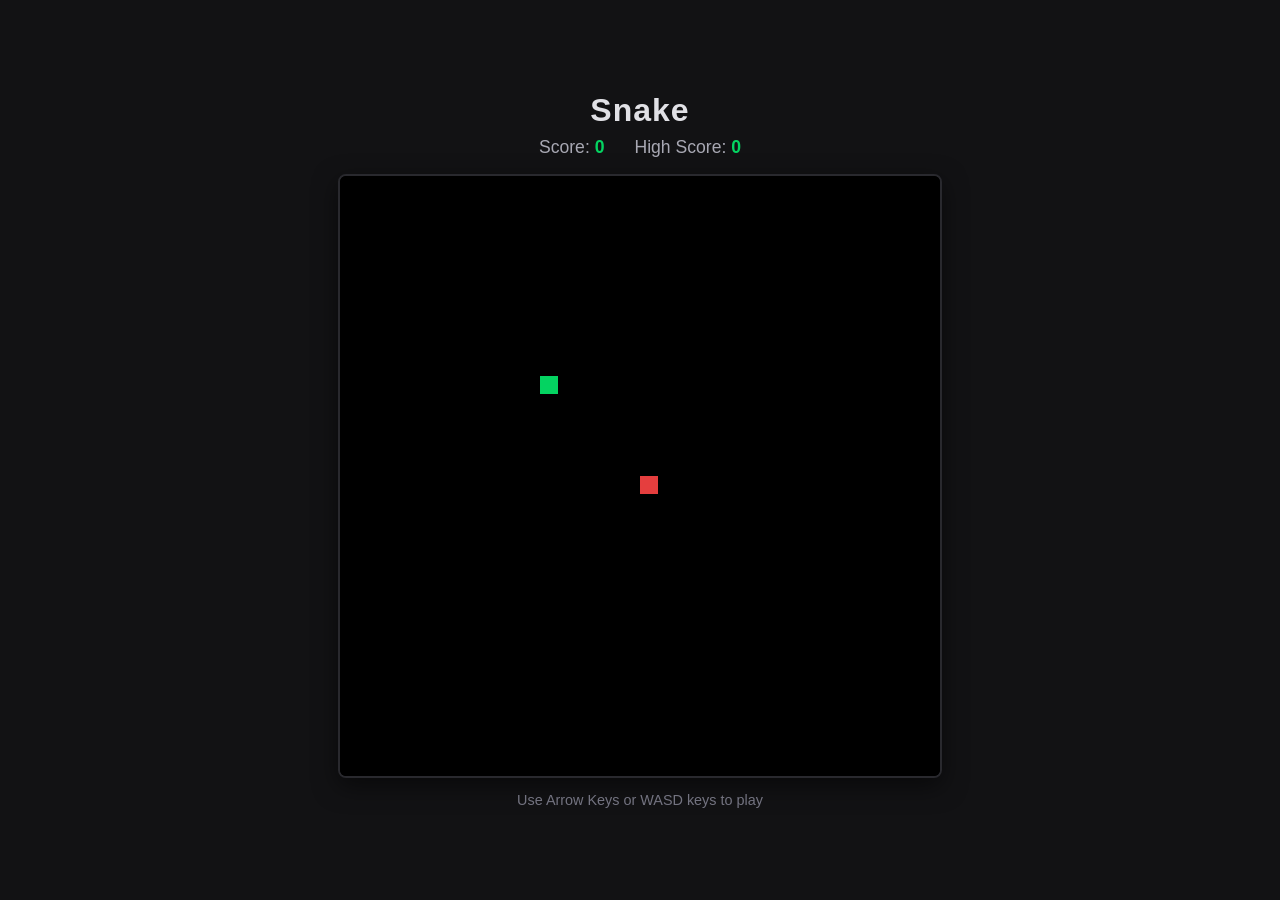
<file: snake game/index.html>
<!DOCTYPE html>
<html lang="en">

<head>
    <meta charset="UTF-8">
    <meta name="viewport" content="width=device-width, initial-scale=1.0">
    <title>Snake Game</title>
    <link rel="stylesheet" href="css/site.css">
</head>

<body>
    <h1>Snake</h1>
    <div class="scoreboard">
        <div>Score: <span id="score">0</span></div>
        <div>High Score: <span id="high-score">0</span></div>
    </div>

    <canvas id="gc" width="600" height="600"></canvas>

    <p class="instructions">Use Arrow Keys or WASD keys to play</p>

    <script>
        const canvas = document.getElementById("gc");
        const ctx = canvas.getContext("2d");
        const scoreEl = document.getElementById("score");
        const highScoreEl = document.getElementById("high-score");

        const gridSize = 20;
        const tileCount = canvas.width / gridSize;

        let px = 10, py = 10;
        let xv = 0, yv = 0;
        let ax = 15, ay = 15;
        let trail = [];
        let tail = 5;
        let score = 0;
        let highScore = localStorage.getItem("snake_high_score") || 0;
        highScoreEl.textContent = highScore;

        function resetGame() {
            tail = 5;
            score = 0;
            scoreEl.textContent = score;
            px = 10;
            py = 10;
            xv = 0;
            yv = 0;
            trail = [];
        }

        function spawnApple() {
            let valid = false;
            while (!valid) {
                ax = Math.floor(Math.random() * tileCount);
                ay = Math.floor(Math.random() * tileCount);
                valid = !trail.some(segment => segment.x === ax && segment.y === ay);
            }
        }

        function game() {
            px += xv;
            py += yv;

            // Screen wrapping
            if (px < 0) px = tileCount - 1;
            if (px >= tileCount) px = 0;
            if (py < 0) py = tileCount - 1;
            if (py >= tileCount) py = 0;

            // Clear background
            ctx.fillStyle = "#000000";
            ctx.fillRect(0, 0, canvas.width, canvas.height);

            // Draw Snake
            ctx.fillStyle = "#04d361";
            for (let i = 0; i < trail.length; i++) {
                ctx.fillRect(trail[i].x * gridSize, trail[i].y * gridSize, gridSize - 2, gridSize - 2);
                // Self-collision
                if ((xv !== 0 || yv !== 0) && trail[i].x === px && trail[i].y === py) {
                    resetGame();
                    return;
                }
            }

            trail.push({ x: px, y: py });
            while (trail.length > tail) {
                trail.shift();
            }

            // Apple collision
            if (ax === px && ay === py) {
                tail++;
                score++;
                scoreEl.textContent = score;
                if (score > highScore) {
                    highScore = score;
                    highScoreEl.textContent = highScore;
                    localStorage.setItem("snake_high_score", highScore);
                }
                spawnApple();
            }

            // Draw Apple
            ctx.fillStyle = "#e53e3e";
            ctx.fillRect(ax * gridSize, ay * gridSize, gridSize - 2, gridSize - 2);
        }

        document.addEventListener("keydown", (e) => {
            switch (e.key) {
                case "ArrowLeft":
                case "a":
                case "A":
                    if (xv !== 1) { xv = -1; yv = 0; }
                    e.preventDefault();
                    break;
                case "ArrowUp":
                case "w":
                case "W":
                    if (yv !== 1) { xv = 0; yv = -1; }
                    e.preventDefault();
                    break;
                case "ArrowRight":
                case "d":
                case "D":
                    if (xv !== -1) { xv = 1; yv = 0; }
                    e.preventDefault();
                    break;
                case "ArrowDown":
                case "s":
                case "S":
                    if (yv !== -1) { xv = 0; yv = 1; }
                    e.preventDefault();
                    break;
            }
        });

        setInterval(game, 1000 / 15);
    </script>
</body>

</html>
</file>
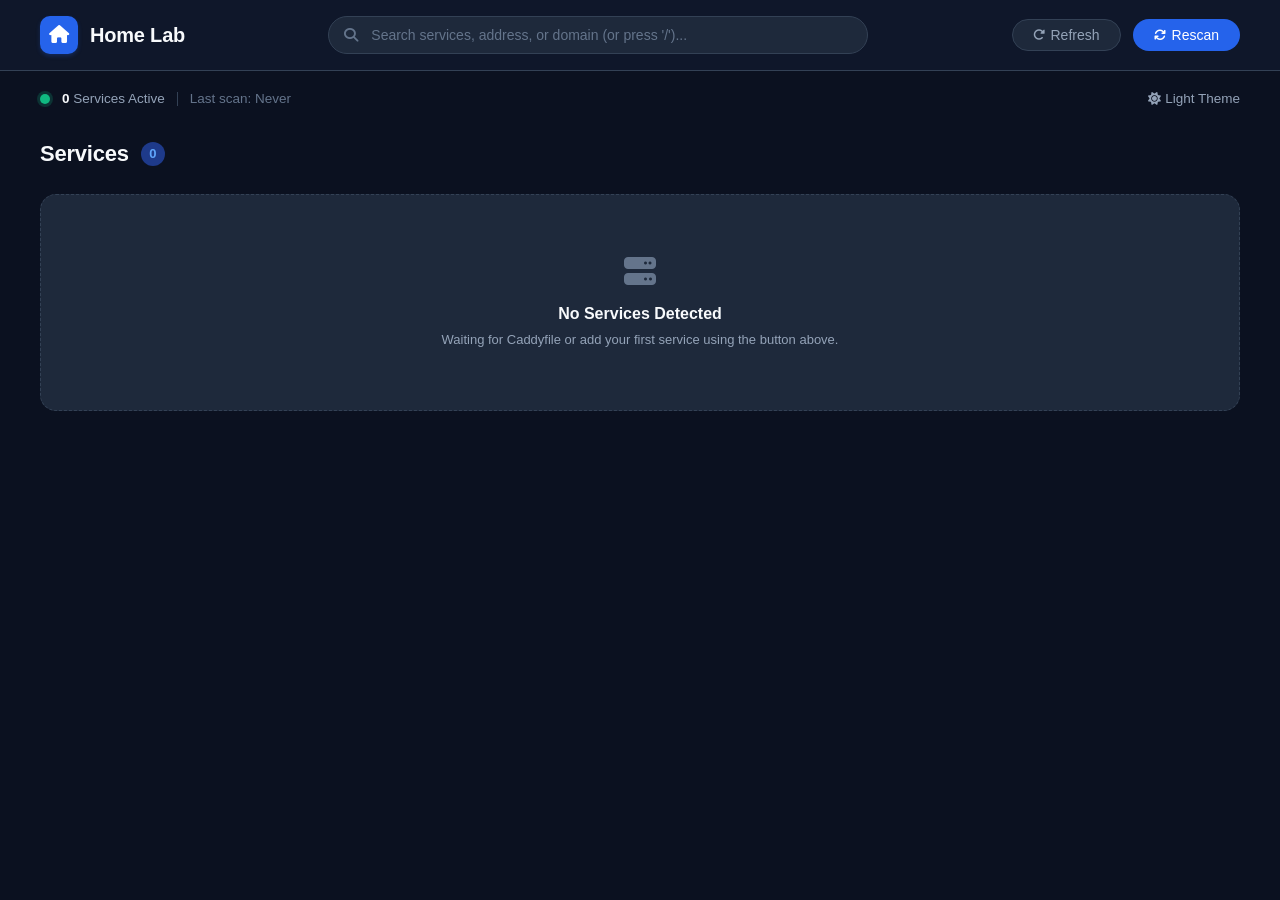
<file: caddy-dashboard/cddash_readonly/index.html>
<!DOCTYPE html>
<html lang="en">
<head>
  <meta charset="UTF-8">
  <meta name="viewport" content="width=device-width, initial-scale=1.0">
  <title>Home Lab Dashboard</title>
  <!-- Font Awesome 6 -->
  <link rel="stylesheet" href="https://cdnjs.cloudflare.com/ajax/libs/font-awesome/6.5.1/css/all.min.css" crossorigin="anonymous" referrerpolicy="no-referrer" />
  <link rel="stylesheet" href="style.css">
</head>
<body>
  <input type="checkbox" id="theme-toggle" class="theme-toggle-checkbox" style="display: none !important;">

  <div class="dashboard-wrapper">
    <!-- Top Navigation Bar -->
    <header class="top-nav">
      <div class="brand">
        <div class="brand-logo">
          <i class="fa-solid fa-house" style="color: white; font-size: 18px;"></i>
        </div>
        <span class="brand-name">Home Lab</span>
      </div>

      <div class="search-container">
        <span class="search-icon">
          <i class="fa-solid fa-magnifying-glass" style="font-size: 14px;"></i>
        </span>
        <input type="text" class="search-input" placeholder="Search services, address, or domain (or press '/')...">
      </div>

      <div class="nav-actions">
        <a href="" class="btn btn-outline" onclick="window.location.reload(); return false;">
          <i class="fa-solid fa-rotate-right" style="margin-right: 6px; font-size: 12px;"></i>Refresh
        </a>
        <a href="" class="btn btn-primary" onclick="window.location.reload(); return false;">
          <i class="fa-solid fa-arrows-rotate" style="margin-right: 6px; font-size: 12px;"></i>Rescan
        </a>
      </div>
    </header>

    <!-- Sub Status Bar -->
    <div class="status-bar">
      <div class="status-left">
        <span class="status-indicator"></span>
        <span class="status-text"><strong>0</strong> Services Active</span>
        <span class="status-divider"></span>
        <span class="scan-time">Last scan: Never</span>
      </div>
      <div class="status-right">
        <label for="theme-toggle" class="meta-item">
          <span class="theme-icon-dark">
            <i class="fa-solid fa-sun" style="font-size: 13px;"></i>
            Light Theme
          </span>
          <span class="theme-icon-light">
            <i class="fa-solid fa-moon" style="font-size: 13px;"></i>
            Dark Theme
          </span>
        </label>
      </div>
    </div>

    <!-- Main Content Area -->
    <main class="content-container">
      <div class="section-header">
        <div class="section-title-wrap">
          <h2 class="section-title">Services</h2>
          <span class="badge-count">0</span>
        </div>
      </div>

      <!-- Services Grid -->
      <div class="services-grid">
        <!-- SERVICES_START -->
        <div class="empty-state">
          <div class="empty-state-icon">
            <i class="fa-solid fa-server" style="font-size: 32px;"></i>
          </div>
          <h3>No Services Detected</h3>
          <p>Waiting for Caddyfile or add your first service using the button above.</p>
        </div>
        <!-- SERVICES_END -->
      </div>
    </main>
  </div>
</body>
</html>
</file>
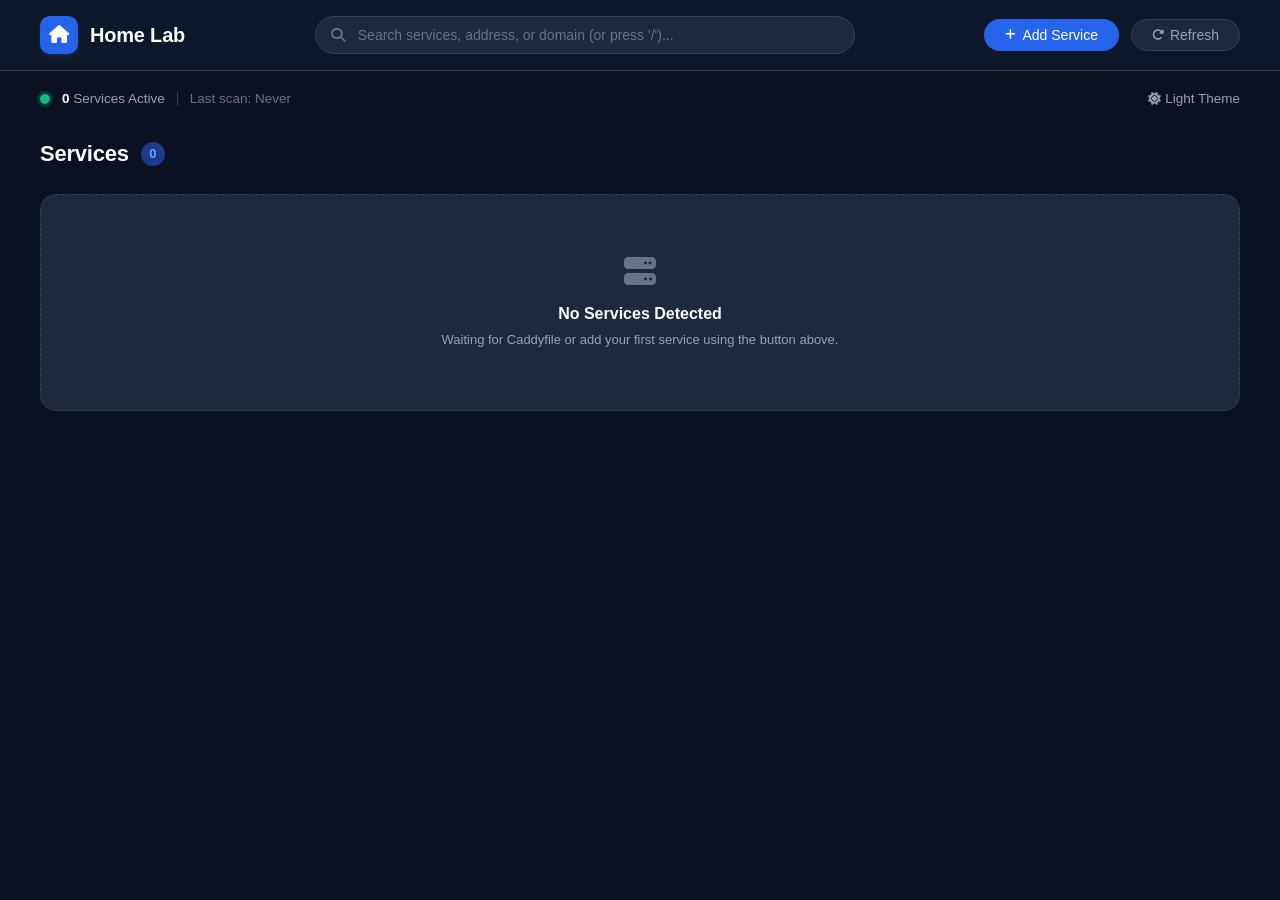
<file: caddy-dashboard/cddash_rw/index.html>
<!DOCTYPE html>
<html lang="en">
<head>
  <meta charset="UTF-8">
  <meta name="viewport" content="width=device-width, initial-scale=1.0">
  <title>Home Lab Dashboard</title>
  <!-- Font Awesome 6 -->
  <link rel="stylesheet" href="https://cdnjs.cloudflare.com/ajax/libs/font-awesome/6.5.1/css/all.min.css" crossorigin="anonymous" referrerpolicy="no-referrer" />
  <link rel="stylesheet" href="style.css">
</head>
<body>
  <input type="checkbox" id="theme-toggle" class="theme-toggle-checkbox" style="display: none !important;">

  <div class="dashboard-wrapper">
    <!-- Top Navigation Bar -->
    <header class="top-nav">
      <div class="brand">
        <div class="brand-logo">
          <i class="fa-solid fa-house" style="color: white; font-size: 18px;"></i>
        </div>
        <span class="brand-name">Home Lab</span>
      </div>

      <div class="search-container">
        <span class="search-icon">
          <i class="fa-solid fa-magnifying-glass" style="font-size: 14px;"></i>
        </span>
        <input type="text" class="search-input" placeholder="Search services, address, or domain (or press '/')...">
      </div>

      <div class="nav-actions">
        <button type="button" class="btn btn-primary" onclick="openAddModal()">
          <i class="fa-solid fa-plus" style="margin-right: 6px; font-size: 12px;"></i>Add Service
        </button>
        <a href="" class="btn btn-outline" onclick="window.location.reload(); return false;">
          <i class="fa-solid fa-rotate-right" style="margin-right: 6px; font-size: 12px;"></i>Refresh
        </a>
      </div>
    </header>

    <!-- Sub Status Bar -->
    <div class="status-bar">
      <div class="status-left">
        <span class="status-indicator"></span>
        <span class="status-text"><strong>0</strong> Services Active</span>
        <span class="status-divider"></span>
        <span class="scan-time">Last scan: Never</span>
      </div>
      <div class="status-right">
        <label for="theme-toggle" class="meta-item">
          <span class="theme-icon-dark">
            <i class="fa-solid fa-sun" style="font-size: 13px;"></i>
            Light Theme
          </span>
          <span class="theme-icon-light">
            <i class="fa-solid fa-moon" style="font-size: 13px;"></i>
            Dark Theme
          </span>
        </label>
      </div>
    </div>

    <!-- Main Content Area -->
    <main class="content-container">
      <div class="section-header">
        <div class="section-title-wrap">
          <h2 class="section-title">Services</h2>
          <span class="badge-count">0</span>
        </div>
      </div>

      <!-- Services Grid -->
      <div class="services-grid">
        <!-- SERVICES_START -->
        <div class="empty-state">
          <div class="empty-state-icon">
            <i class="fa-solid fa-server" style="font-size: 32px;"></i>
          </div>
          <h3>No Services Detected</h3>
          <p>Waiting for Caddyfile or add your first service using the button above.</p>
        </div>
        <!-- SERVICES_END -->
      </div>
    </main>
  </div>

  <!-- Add Service Modal -->
  <div id="add-modal" class="modal-backdrop" style="display: none;">
    <div class="modal-card">
      <div class="modal-header">
        <h3 class="modal-title"><i class="fa-solid fa-plus-circle" style="margin-right: 8px; color: var(--primary-blue);"></i>Add Service</h3>
        <button type="button" class="modal-close" onclick="closeAddModal()">&times;</button>
      </div>
      <form id="add-service-form" onsubmit="submitAddService(event)">
        <div class="modal-body">
          <div class="form-group">
            <label class="form-label" for="svc-name">Friendly Name</label>
            <input type="text" id="svc-name" class="form-input" placeholder="e.g. Grafana Monitoring">
            <span class="form-help">Saved as comment in Caddyfile</span>
          </div>

          <div class="form-group">
            <label class="form-label" for="svc-domain">Domain Name <span class="req">*</span></label>
            <input type="text" id="svc-domain" class="form-input" placeholder="e.g. grafana.example.com" required>
          </div>

          <div class="form-row">
            <div class="form-group" style="flex: 2;">
              <label class="form-label" for="svc-upstream">IP Address or DNS <span class="req">*</span></label>
              <input type="text" id="svc-upstream" class="form-input" placeholder="e.g. 192.168.0.100" required>
            </div>
            <div class="form-group" style="flex: 1;">
              <label class="form-label" for="svc-port">Port <span class="req">*</span></label>
              <input type="text" id="svc-port" class="form-input" placeholder="e.g. 3000" required>
            </div>
          </div>

          <div class="form-group">
            <label class="form-label" for="svc-transport">Transport Type</label>
            <select id="svc-transport" class="form-input form-select">
              <option value="">Default (HTTP)</option>
              <option value="https">HTTPS</option>
              <option value="http">HTTP</option>
              <option value="h2c">H2C</option>
            </select>
          </div>

          <div class="form-group">
            <label class="form-checkbox-label">
              <input type="checkbox" id="svc-enable-cert" class="form-checkbox" onchange="toggleCertFields()">
              <span>Add Custom Certificate (TLS)</span>
            </label>
          </div>

          <div id="cert-fields" class="cert-fields-box" style="display: none;">
            <div class="form-group">
              <label class="form-label" for="svc-fullchain">Fullchain Certificate</label>
              <input type="text" id="svc-fullchain" class="form-input" placeholder="e.g. /etc/ssl/certs/fullchain1.pem">
            </div>
            <div class="form-group">
              <label class="form-label" for="svc-privkey">Private Key</label>
              <input type="text" id="svc-privkey" class="form-input" placeholder="e.g. /etc/ssl/certs/privkey1.pem">
            </div>
          </div>

          <div id="modal-error" class="modal-error" style="display: none;"></div>
        </div>
        <div class="modal-footer">
          <button type="button" class="btn btn-outline" onclick="closeAddModal()">Cancel</button>
          <button type="submit" id="btn-save" class="btn btn-primary">
            <i class="fa-solid fa-check" style="margin-right: 6px;"></i>Save Service
          </button>
        </div>
      </form>
    </div>
  </div>

  <script>
    function openAddModal() {
      document.getElementById('add-modal').style.display = 'flex';
      document.getElementById('modal-error').style.display = 'none';
      document.getElementById('svc-name').focus();
    }

    function closeAddModal() {
      document.getElementById('add-modal').style.display = 'none';
      document.getElementById('add-service-form').reset();
      document.getElementById('cert-fields').style.display = 'none';
    }

    function toggleCertFields() {
      const enabled = document.getElementById('svc-enable-cert').checked;
      const box = document.getElementById('cert-fields');
      box.style.display = enabled ? 'flex' : 'none';
      if (enabled) {
        document.getElementById('svc-fullchain').focus();
      }
    }

    document.addEventListener('keydown', function(e) {
      if (e.key === 'Escape') closeAddModal();
      if (e.key === '/' && document.activeElement.tagName !== 'INPUT' && document.activeElement.tagName !== 'SELECT') {
        e.preventDefault();
        document.querySelector('.search-input')?.focus();
      }
    });

    document.getElementById('add-modal').addEventListener('click', function(e) {
      if (e.target === this) closeAddModal();
    });

    // Client-side search filtering
    document.querySelector('.search-input')?.addEventListener('input', function(e) {
      const q = e.target.value.toLowerCase().trim();
      document.querySelectorAll('.service-card').forEach(function(card) {
        card.style.display = card.textContent.toLowerCase().includes(q) ? '' : 'none';
      });
    });

    async function submitAddService(e) {
      e.preventDefault();
      const errBox = document.getElementById('modal-error');
      const saveBtn = document.getElementById('btn-save');
      errBox.style.display = 'none';

      const enableCert = document.getElementById('svc-enable-cert').checked;
      const fullchain = document.getElementById('svc-fullchain').value.trim();
      const privkey = document.getElementById('svc-privkey').value.trim();

      const payload = {
        name: document.getElementById('svc-name').value.trim(),
        domain: document.getElementById('svc-domain').value.trim(),
        upstream: document.getElementById('svc-upstream').value.trim(),
        port: document.getElementById('svc-port').value.trim(),
        transport: document.getElementById('svc-transport').value.trim(),
        enable_cert: enableCert,
        cert_fullchain: fullchain,
        cert_privkey: privkey
      };

      if (!payload.domain || !payload.upstream || !payload.port) {
        errBox.textContent = 'Please fill in Domain, IP/DNS, and Port.';
        errBox.style.display = 'block';
        return;
      }

      saveBtn.disabled = true;
      saveBtn.innerHTML = '<i class="fa-solid fa-spinner fa-spin" style="margin-right: 6px;"></i>Saving...';

      try {
        const res = await fetch('/api/add-service', {
          method: 'POST',
          headers: { 'Content-Type': 'application/json' },
          body: JSON.stringify(payload)
        });
        const data = await res.json();
        if (res.ok && data.success) {
          closeAddModal();
          window.location.reload();
        } else {
          errBox.textContent = data.error || 'Failed to add service.';
          errBox.style.display = 'block';
        }
      } catch (err) {
        errBox.textContent = 'Network or server error: ' + err.message;
        errBox.style.display = 'block';
      } finally {
        saveBtn.disabled = false;
        saveBtn.innerHTML = '<i class="fa-solid fa-check" style="margin-right: 6px;"></i>Save Service';
      }
    }
  </script>
</body>
</html>
</file>
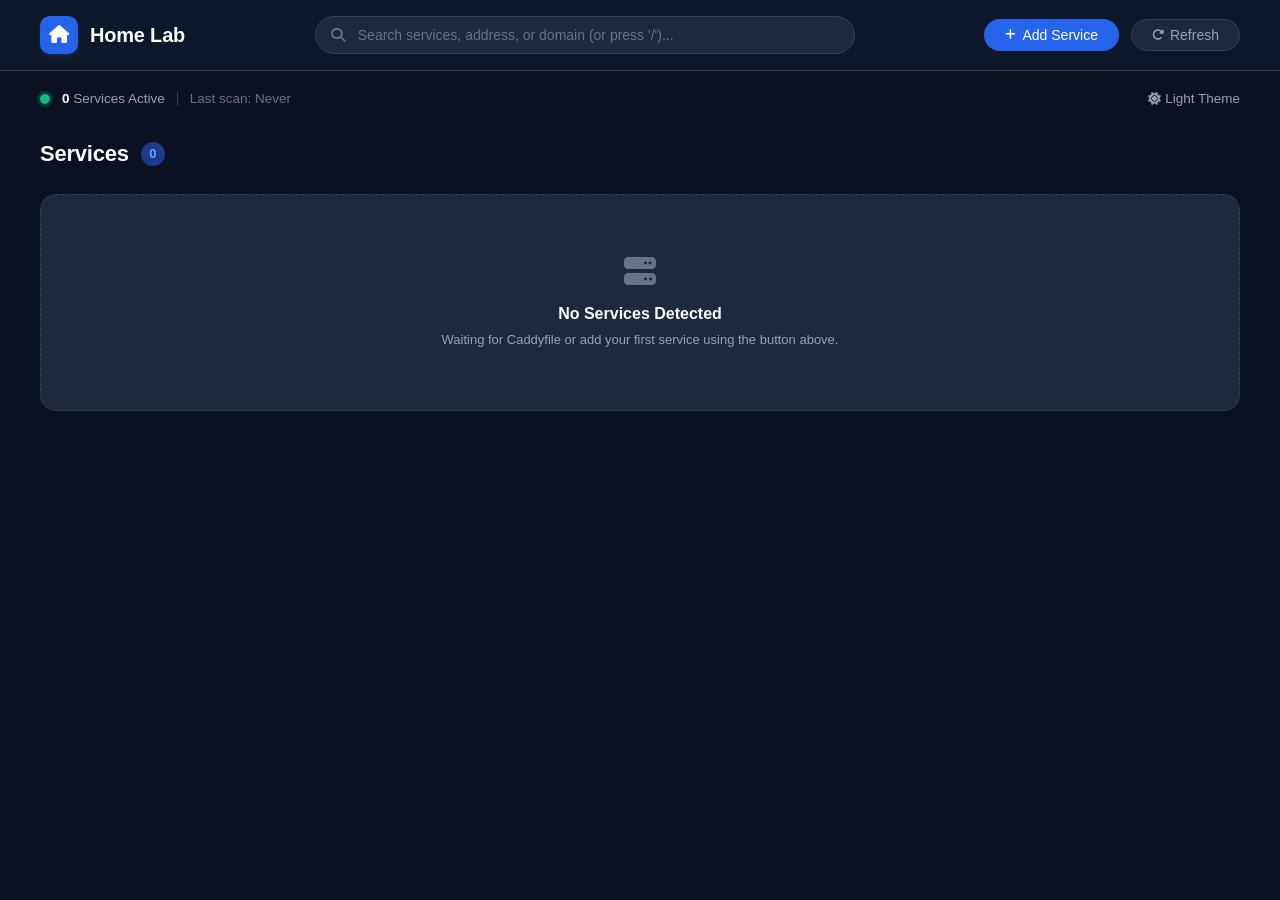
<file: dashboard/cddash_rw/index.html>
<!DOCTYPE html>
<html lang="en">
<head>
  <meta charset="UTF-8">
  <meta name="viewport" content="width=device-width, initial-scale=1.0">
  <title>Home Lab Dashboard</title>
  <!-- Font Awesome 6 -->
  <link rel="stylesheet" href="https://cdnjs.cloudflare.com/ajax/libs/font-awesome/6.5.1/css/all.min.css" crossorigin="anonymous" referrerpolicy="no-referrer" />
  <link rel="stylesheet" href="style.css">
</head>
<body>
  <input type="checkbox" id="theme-toggle" class="theme-toggle-checkbox" style="display: none !important;">

  <div class="dashboard-wrapper">
    <!-- Top Navigation Bar -->
    <header class="top-nav">
      <div class="brand">
        <div class="brand-logo">
          <i class="fa-solid fa-house" style="color: white; font-size: 18px;"></i>
        </div>
        <span class="brand-name">Home Lab</span>
      </div>

      <div class="search-container">
        <span class="search-icon">
          <i class="fa-solid fa-magnifying-glass" style="font-size: 14px;"></i>
        </span>
        <input type="text" class="search-input" placeholder="Search services, address, or domain (or press '/')...">
      </div>

      <div class="nav-actions">
        <button type="button" class="btn btn-primary" onclick="openAddModal()">
          <i class="fa-solid fa-plus" style="margin-right: 6px; font-size: 12px;"></i>Add Service
        </button>
        <a href="" class="btn btn-outline" onclick="window.location.reload(); return false;">
          <i class="fa-solid fa-rotate-right" style="margin-right: 6px; font-size: 12px;"></i>Refresh
        </a>
      </div>
    </header>

    <!-- Sub Status Bar -->
    <div class="status-bar">
      <div class="status-left">
        <span class="status-indicator"></span>
        <span class="status-text"><strong>0</strong> Services Active</span>
        <span class="status-divider"></span>
        <span class="scan-time">Last scan: Never</span>
      </div>
      <div class="status-right">
        <label for="theme-toggle" class="meta-item">
          <span class="theme-icon-dark">
            <i class="fa-solid fa-sun" style="font-size: 13px;"></i>
            Light Theme
          </span>
          <span class="theme-icon-light">
            <i class="fa-solid fa-moon" style="font-size: 13px;"></i>
            Dark Theme
          </span>
        </label>
      </div>
    </div>

    <!-- Main Content Area -->
    <main class="content-container">
      <div class="section-header">
        <div class="section-title-wrap">
          <h2 class="section-title">Services</h2>
          <span class="badge-count">0</span>
        </div>
      </div>

      <!-- Services Grid -->
      <div class="services-grid">
        <!-- SERVICES_START -->
        <div class="empty-state">
          <div class="empty-state-icon">
            <i class="fa-solid fa-server" style="font-size: 32px;"></i>
          </div>
          <h3>No Services Detected</h3>
          <p>Waiting for Caddyfile or add your first service using the button above.</p>
        </div>
        <!-- SERVICES_END -->
      </div>
    </main>
  </div>

  <!-- Add Service Modal -->
  <div id="add-modal" class="modal-backdrop" style="display: none;">
    <div class="modal-card">
      <div class="modal-header">
        <h3 class="modal-title"><i class="fa-solid fa-plus-circle" style="margin-right: 8px; color: var(--primary-blue);"></i>Add Service</h3>
        <button type="button" class="modal-close" onclick="closeAddModal()">&times;</button>
      </div>
      <form id="add-service-form" onsubmit="submitAddService(event)">
        <div class="modal-body">
          <div class="form-group">
            <label class="form-label" for="svc-name">Friendly Name</label>
            <input type="text" id="svc-name" class="form-input" placeholder="e.g. Grafana Monitoring">
            <span class="form-help">Saved as comment in Caddyfile</span>
          </div>

          <div class="form-group">
            <label class="form-label" for="svc-domain">Domain Name <span class="req">*</span></label>
            <input type="text" id="svc-domain" class="form-input" placeholder="e.g. grafana.msexperts.pl" required>
          </div>

          <div class="form-row">
            <div class="form-group" style="flex: 2;">
              <label class="form-label" for="svc-upstream">IP Address or DNS <span class="req">*</span></label>
              <input type="text" id="svc-upstream" class="form-input" placeholder="e.g. 192.168.50.202" required>
            </div>
            <div class="form-group" style="flex: 1;">
              <label class="form-label" for="svc-port">Port <span class="req">*</span></label>
              <input type="text" id="svc-port" class="form-input" placeholder="e.g. 3000" required>
            </div>
          </div>

          <div class="form-group">
            <label class="form-label" for="svc-transport">Transport Type</label>
            <select id="svc-transport" class="form-input form-select">
              <option value="">Default (HTTP)</option>
              <option value="https">HTTPS</option>
              <option value="http">HTTP</option>
              <option value="h2c">H2C</option>
            </select>
          </div>

          <div class="form-group">
            <label class="form-checkbox-label">
              <input type="checkbox" id="svc-enable-cert" class="form-checkbox" onchange="toggleCertFields()">
              <span>Add Custom Certificate (TLS)</span>
            </label>
          </div>

          <div id="cert-fields" class="cert-fields-box" style="display: none;">
            <div class="form-group">
              <label class="form-label" for="svc-fullchain">Fullchain Certificate</label>
              <input type="text" id="svc-fullchain" class="form-input" placeholder="e.g. /etc/ssl/certs/fullchain1.pem">
            </div>
            <div class="form-group">
              <label class="form-label" for="svc-privkey">Private Key</label>
              <input type="text" id="svc-privkey" class="form-input" placeholder="e.g. /etc/ssl/certs/privkey1.pem">
            </div>
          </div>

          <div id="modal-error" class="modal-error" style="display: none;"></div>
        </div>
        <div class="modal-footer">
          <button type="button" class="btn btn-outline" onclick="closeAddModal()">Cancel</button>
          <button type="submit" id="btn-save" class="btn btn-primary">
            <i class="fa-solid fa-check" style="margin-right: 6px;"></i>Save Service
          </button>
        </div>
      </form>
    </div>
  </div>

  <script>
    function openAddModal() {
      document.getElementById('add-modal').style.display = 'flex';
      document.getElementById('modal-error').style.display = 'none';
      document.getElementById('svc-name').focus();
    }

    function closeAddModal() {
      document.getElementById('add-modal').style.display = 'none';
      document.getElementById('add-service-form').reset();
      document.getElementById('cert-fields').style.display = 'none';
    }

    function toggleCertFields() {
      const enabled = document.getElementById('svc-enable-cert').checked;
      const box = document.getElementById('cert-fields');
      box.style.display = enabled ? 'flex' : 'none';
      if (enabled) {
        document.getElementById('svc-fullchain').focus();
      }
    }

    document.addEventListener('keydown', function(e) {
      if (e.key === 'Escape') closeAddModal();
      if (e.key === '/' && document.activeElement.tagName !== 'INPUT' && document.activeElement.tagName !== 'SELECT') {
        e.preventDefault();
        document.querySelector('.search-input')?.focus();
      }
    });

    document.getElementById('add-modal').addEventListener('click', function(e) {
      if (e.target === this) closeAddModal();
    });

    // Client-side search filtering
    document.querySelector('.search-input')?.addEventListener('input', function(e) {
      const q = e.target.value.toLowerCase().trim();
      document.querySelectorAll('.service-card').forEach(function(card) {
        card.style.display = card.textContent.toLowerCase().includes(q) ? '' : 'none';
      });
    });

    async function submitAddService(e) {
      e.preventDefault();
      const errBox = document.getElementById('modal-error');
      const saveBtn = document.getElementById('btn-save');
      errBox.style.display = 'none';

      const enableCert = document.getElementById('svc-enable-cert').checked;
      const fullchain = document.getElementById('svc-fullchain').value.trim();
      const privkey = document.getElementById('svc-privkey').value.trim();

      const payload = {
        name: document.getElementById('svc-name').value.trim(),
        domain: document.getElementById('svc-domain').value.trim(),
        upstream: document.getElementById('svc-upstream').value.trim(),
        port: document.getElementById('svc-port').value.trim(),
        transport: document.getElementById('svc-transport').value.trim(),
        enable_cert: enableCert,
        cert_fullchain: fullchain,
        cert_privkey: privkey
      };

      if (!payload.domain || !payload.upstream || !payload.port) {
        errBox.textContent = 'Please fill in Domain, IP/DNS, and Port.';
        errBox.style.display = 'block';
        return;
      }

      saveBtn.disabled = true;
      saveBtn.innerHTML = '<i class="fa-solid fa-spinner fa-spin" style="margin-right: 6px;"></i>Saving...';

      try {
        const res = await fetch('/api/add-service', {
          method: 'POST',
          headers: { 'Content-Type': 'application/json' },
          body: JSON.stringify(payload)
        });
        const data = await res.json();
        if (res.ok && data.success) {
          closeAddModal();
          window.location.reload();
        } else {
          errBox.textContent = data.error || 'Failed to add service.';
          errBox.style.display = 'block';
        }
      } catch (err) {
        errBox.textContent = 'Network or server error: ' + err.message;
        errBox.style.display = 'block';
      } finally {
        saveBtn.disabled = false;
        saveBtn.innerHTML = '<i class="fa-solid fa-check" style="margin-right: 6px;"></i>Save Service';
      }
    }
  </script>
</body>
</html>
</file>
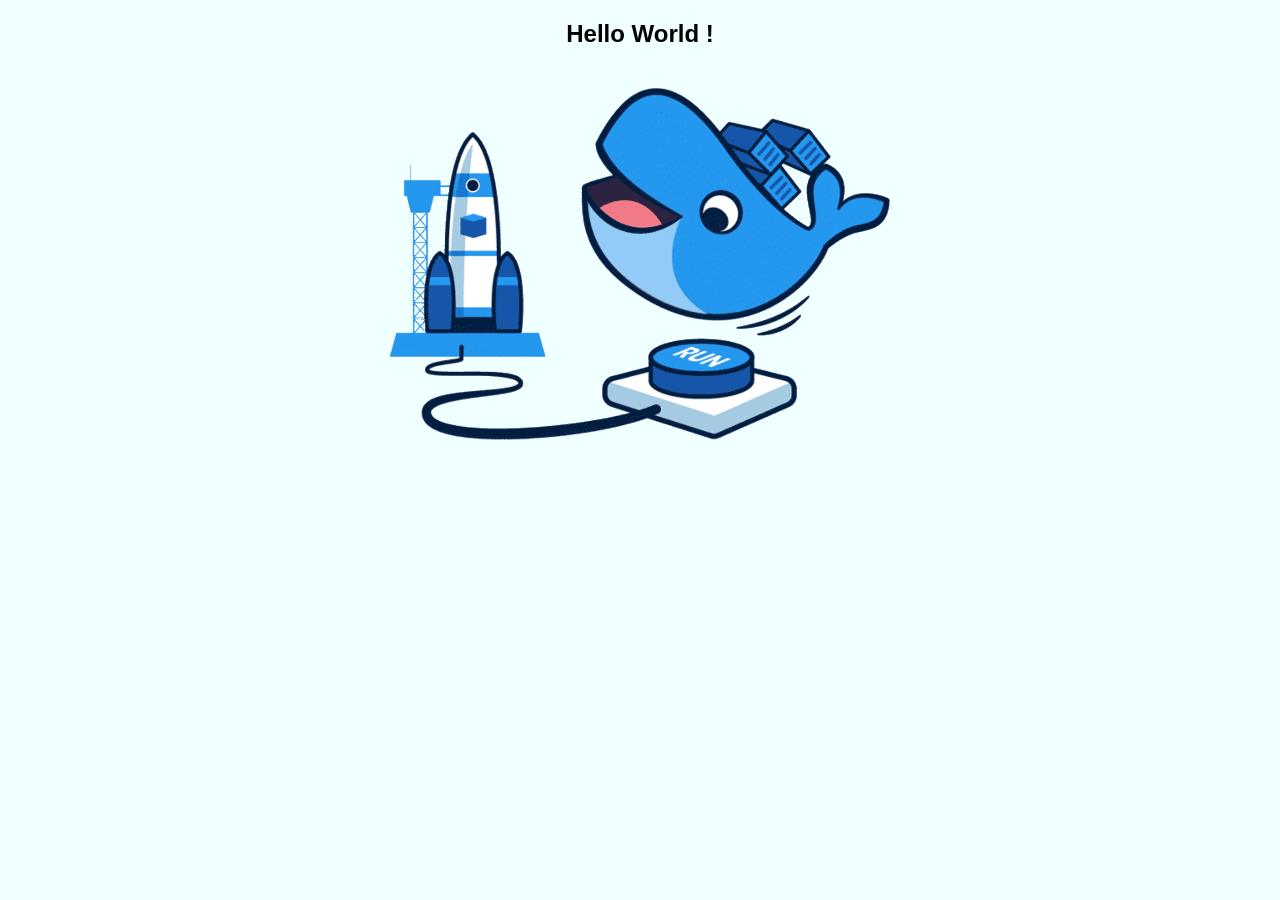
<file: nginx/data/index.html>
<!DOCTYPE html>
<html>
<head>
    <title>
        Docker Website !
    </title>
    <style>
        body {
            width: 35em;
            margin: 0 auto;
            font-family: Tahoma, Verdana, Arial, sans-serif;
            text-align: center;
            background-color: azure;
        }
    </style>
</head>
<body>
    <h2>Hello World !</h2>
    <img style="padding: 20px;" src="./Docker.png" alt="Blue Container">
    <br>
</body>
</html>
</file>
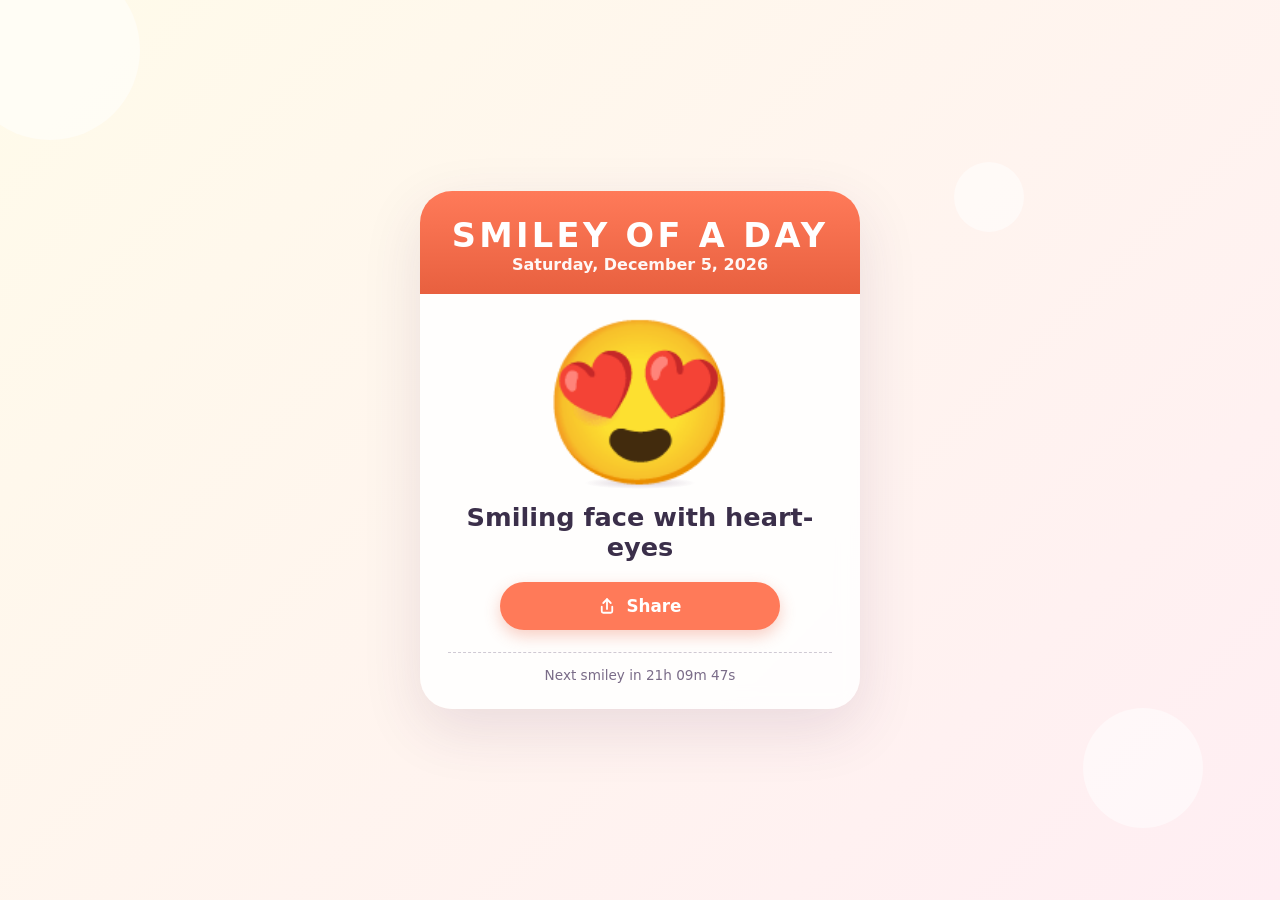
<file: smileyofaday/public/index.html>
<!DOCTYPE html>
<html lang="en">
<head>
  <meta charset="UTF-8">
  <meta name="viewport" content="width=device-width, initial-scale=1">
  <title>Smiley of a Day</title>
  <link rel="icon" href="data:image/svg+xml,<svg xmlns='http://www.w3.org/2000/svg' viewBox='0 0 100 100'><text y='.9em' font-size='90'>😊</text></svg>">
  <style>
    :root {
      --bg1: #fffbea;
      --bg2: #ffeef3;
      --bg3: #eef6ff;
      --card: rgba(255, 255, 255, 0.85);
      --ink: #3b2f4a;
      --soft: #7a6c88;
      --button: #ff7a59;        /* header band + share button */
      --button-dark: #e8603f;
      --emoji-font: "Apple Color Emoji", "Segoe UI Emoji", "Noto Color Emoji", "Twemoji Mozilla", sans-serif;
    }
    * { box-sizing: border-box; }
    html, body { height: 100%; margin: 0; }
    body {
      font-family: ui-rounded, "SF Pro Rounded", "Nunito", "Segoe UI", system-ui, -apple-system, sans-serif;
      color: var(--ink);
      background: linear-gradient(135deg, var(--bg1), var(--bg2) 50%, var(--bg3));
      background-size: 200% 200%;
      animation: drift 18s ease-in-out infinite alternate;
      display: flex;
      align-items: center;
      justify-content: center;
      padding: 24px;
      overflow: hidden;
      -webkit-font-smoothing: antialiased;
      -moz-osx-font-smoothing: grayscale;
      text-rendering: optimizeLegibility;
    }
    @keyframes drift { from { background-position: 0% 30%; } to { background-position: 100% 70%; } }

    .bubble {
      position: fixed; border-radius: 50%; opacity: .5; pointer-events: none;
      background: #fff; animation: float 14s ease-in-out infinite;
    }
    .b1 { width: 180px; height: 180px; top: -40px; left: -40px; }
    .b2 { width: 120px; height: 120px; bottom: 8%; right: 6%; animation-delay: -4s; }
    .b3 { width: 70px; height: 70px; top: 18%; right: 20%; animation-delay: -8s; }
    @keyframes float { 50% { transform: translateY(-24px); } }

    main {
      position: relative;
      width: min(440px, 100%);
      background: var(--card);
      backdrop-filter: blur(10px);
      border-radius: 32px;
      padding: 32px 28px 26px;
      text-align: center;
      box-shadow: 0 20px 60px rgba(80, 40, 90, 0.12);
    }
    .band {
      margin: -32px -28px 0;
      padding: 22px 20px 20px;
      background: linear-gradient(180deg, var(--button), var(--button-dark));
      border-radius: 32px 32px 0 0;
      color: #fff;
    }
    .date {
      margin: 0;
      font-size: 1rem;
      font-weight: 600;
      opacity: .95;
    }
    h1 {
      margin: 4px 0 0;
      font-size: clamp(1.6rem, 7vw, 2.1rem);
      font-weight: 800;
      letter-spacing: .1em;
      text-transform: uppercase;
      line-height: 1.15;
    }
    /* Emoji: kept as crisp as possible.
       - no CSS filter on the glyph (filters rasterize it and soften edges)
       - no rotation in the idle animation (rotating a bitmap glyph resamples it)
       - 160px = the largest image size inside Apple Color Emoji */
    .stage {
      position: relative;
      display: inline-block;
      margin: 18px 0 6px;
    }
    .emoji {
      position: relative;
      z-index: 1;
      font-family: var(--emoji-font);
      font-size: 160px;
      line-height: 1.15;
      cursor: pointer;
      user-select: none;
      display: inline-block;
      animation: pop .6s cubic-bezier(.2, 1.5, .4, 1) both, bob 4s ease-in-out .6s infinite;
    }
    .shadow {
      position: absolute;
      left: 22%; right: 22%; bottom: 4%;
      height: 12px;
      border-radius: 50%;
      background: radial-gradient(closest-side, rgba(80, 40, 90, .22), transparent);
      animation: shadow 4s ease-in-out .6s infinite;
    }
    .emoji.boop { animation: boop .45s cubic-bezier(.2, 1.5, .4, 1); }
    @keyframes pop { from { transform: scale(.4); opacity: 0; } }
    @keyframes bob { 50% { transform: translateY(-8px); } }
    @keyframes shadow { 50% { transform: scaleX(.85); opacity: .7; } }
    @keyframes boop { 40% { transform: translateY(-14px); } }

    .name {
      margin: 0;
      font-size: 1.6rem;
      font-weight: 700;
    }
    .name::first-letter { text-transform: uppercase; }

    .share {
      margin: 20px auto 0;
      width: min(280px, 100%);
      display: flex; align-items: center; justify-content: center; gap: 10px;
      font: inherit; font-weight: 700; font-size: 1.05rem;
      color: #fff;
      background: var(--button);
      border: 0; border-radius: 999px;
      padding: 14px 26px;
      cursor: pointer;
      box-shadow: 0 6px 16px rgba(232, 96, 63, .3);
      transition: transform .15s ease, background .15s ease;
    }
    .share:hover { background: var(--button-dark); }
    .share:active { transform: scale(.97); }
    .share svg { width: 18px; height: 18px; }

    footer {
      margin-top: 22px;
      padding-top: 14px;
      border-top: 1px dashed rgba(122, 108, 136, .35);
      font-size: .85rem;
      color: var(--soft);
    }

    .toast {
      position: fixed; left: 50%; bottom: 28px;
      transform: translate(-50%, 20px);
      background: var(--ink); color: #fff;
      padding: 10px 18px; border-radius: 999px;
      font-size: .9rem;
      opacity: 0; pointer-events: none;
      transition: opacity .25s, transform .25s;
    }
    .toast.show { opacity: 1; transform: translate(-50%, 0); }

    @media (prefers-reduced-motion: reduce) {
      *, *::before, *::after { animation: none !important; }
    }
  </style>
</head>
<body>
  <div class="bubble b1"></div><div class="bubble b2"></div><div class="bubble b3"></div>
  <main>
    <header class="band">
      <h1>Smiley of a Day</h1>
      <p class="date" id="date"></p>
    </header>
    <div class="stage">
      <div class="emoji" id="emoji" role="img" aria-labelledby="name" title="Boop me!"></div>
      <div class="shadow" aria-hidden="true"></div>
    </div>
    <p class="name" id="name"></p>
    <button class="share" id="share" type="button">
      <svg viewBox="0 0 24 24" fill="none" stroke="currentColor" stroke-width="2.4" stroke-linecap="round" stroke-linejoin="round" aria-hidden="true">
        <path d="M12 3v13"/><path d="M7 8l5-5 5 5"/><path d="M5 13v6a2 2 0 0 0 2 2h10a2 2 0 0 0 2-2v-6"/>
      </svg>
      Share
    </button>
    <footer id="countdown"></footer>
  </main>

  <div class="toast" id="toast" role="status" aria-live="polite"></div>

  <script src="emojis.js"></script>
  <script src="app.js"></script>
</body>
</html>
</file>
<file: snake game/css/site.css>
* {
    box-sizing: border-box;
    margin: 0;
    padding: 0;
}

body {
    background-color: #121214;
    color: #e1e1e6;
    font-family: -apple-system, BlinkMacSystemFont, "Segoe UI", Roboto, sans-serif;
    display: flex;
    flex-direction: column;
    align-items: center;
    justify-content: center;
    min-height: 100vh;
    padding: 20px;
}

h1 {
    font-size: 2rem;
    margin-bottom: 8px;
    letter-spacing: 1px;
}

.scoreboard {
    display: flex;
    gap: 30px;
    font-size: 1.1rem;
    margin-bottom: 16px;
    color: #a8a8b3;
}

.scoreboard span {
    color: #04d361;
    font-weight: bold;
}

canvas {
    background-color: #000;
    border: 2px solid #29292e;
    border-radius: 8px;
    box-shadow: 0 8px 24px rgba(0, 0, 0, 0.5);
    max-width: 100%;
    height: auto;
}

.instructions {
    margin-top: 14px;
    font-size: 0.9rem;
    color: #737380;
}
</file>
<file: caddy-dashboard/cddash_readonly/style.css>
/* Home Lab Caddy Reverse Proxy Dashboard */
:root {
  --bg-color: #0b1120;
  --card-bg: #1e293b;
  --text-main: #f8fafc;
  --text-muted: #94a3b8;
  --text-light: #64748b;
  --border-color: #334155;
  --border-light: #283548;
  --top-nav-bg: #0f172a;
  --search-bg: #1e293b;
  --primary-blue: #2563eb;
  --primary-hover: #1d4ed8;
  --active-green: #10b981;
  --badge-bg: #1e3a8a;
  --badge-text: #60a5fa;
  --card-shadow: 0 2px 6px rgba(0, 0, 0, 0.3);
  --card-shadow-hover: 0 8px 24px rgba(0, 0, 0, 0.5);
  --radius-card: 16px;
  --radius-pill: 9999px;
  --radius-icon: 14px;
}

/* Light Mode Variables via CSS Checkbox Toggle */
body:has(#theme-toggle:checked),
body.light-theme {
  --bg-color: #f8fafc;
  --card-bg: #ffffff;
  --text-main: #0f172a;
  --text-muted: #64748b;
  --text-light: #94a3b8;
  --border-color: #e2e8f0;
  --border-light: #f1f5f9;
  --top-nav-bg: #ffffff;
  --search-bg: #f8fafc;
  --badge-bg: #eff6ff;
  --badge-text: #2563eb;
  --card-shadow: 0 1px 3px rgba(0, 0, 0, 0.04);
  --card-shadow-hover: 0 8px 24px rgba(37, 99, 235, 0.08);
}

.theme-icon-light {
  display: none;
}

body:has(#theme-toggle:checked) .theme-icon-dark {
  display: none;
}

body:has(#theme-toggle:checked) .theme-icon-light {
  display: inline-flex;
}

* {
  box-sizing: border-box;
  margin: 0;
  padding: 0;
}

.theme-toggle-checkbox,
#theme-toggle {
  display: none !important;
  position: absolute;
  opacity: 0;
  pointer-events: none;
}

body {
  font-family: -apple-system, BlinkMacSystemFont, "Segoe UI", Roboto, "Helvetica Neue", Arial, sans-serif;
  background-color: var(--bg-color);
  color: var(--text-main);
  line-height: 1.5;
  -webkit-font-smoothing: antialiased;
  transition: background-color 0.2s ease, color 0.2s ease;
}

.dashboard-wrapper {
  min-height: 100vh;
  display: flex;
  flex-direction: column;
}

/* Header Navigation */
.top-nav {
  display: flex;
  align-items: center;
  justify-content: space-between;
  padding: 16px 40px;
  background-color: var(--top-nav-bg);
  border-bottom: 1px solid var(--border-color);
  gap: 24px;
  transition: background-color 0.2s ease, border-color 0.2s ease;
}

.brand {
  display: flex;
  align-items: center;
  gap: 12px;
  text-decoration: none;
}

.brand-logo {
  width: 38px;
  height: 38px;
  background: var(--primary-blue);
  border-radius: 10px;
  display: flex;
  align-items: center;
  justify-content: center;
  box-shadow: 0 2px 4px rgba(37, 99, 235, 0.25);
}

.brand-name {
  font-size: 20px;
  font-weight: 700;
  color: var(--text-main);
  letter-spacing: -0.01em;
}

.search-container {
  flex: 1;
  max-width: 540px;
  position: relative;
  display: flex;
  align-items: center;
}

.search-icon {
  position: absolute;
  left: 16px;
  color: var(--text-light);
  display: flex;
  align-items: center;
  pointer-events: none;
}

.search-input {
  width: 100%;
  padding: 10px 16px 10px 42px;
  background-color: var(--search-bg);
  border: 1px solid var(--border-color);
  border-radius: var(--radius-pill);
  font-size: 14px;
  color: var(--text-main);
  outline: none;
  transition: all 0.2s ease;
}

.search-input::placeholder {
  color: var(--text-light);
}

.search-input:focus {
  background-color: var(--card-bg);
  border-color: var(--primary-blue);
  box-shadow: 0 0 0 3px rgba(37, 99, 235, 0.15);
}

.nav-actions {
  display: flex;
  align-items: center;
  gap: 12px;
}

/* Buttons */
.btn {
  display: inline-flex;
  align-items: center;
  justify-content: center;
  font-size: 14px;
  font-weight: 500;
  padding: 8px 20px;
  border-radius: var(--radius-pill);
  text-decoration: none;
  cursor: pointer;
  transition: all 0.15s ease;
  line-height: 1;
}

.btn-outline {
  background-color: var(--card-bg);
  color: var(--text-muted);
  border: 1px solid var(--border-color);
}

.btn-outline:hover {
  background-color: var(--border-light);
  color: var(--text-main);
  border-color: var(--border-color);
}

.btn-primary {
  background-color: var(--primary-blue);
  color: #ffffff;
  border: 1px solid transparent;
}

.btn-primary:hover {
  background-color: var(--primary-hover);
}

/* Status Bar */
.status-bar {
  display: flex;
  align-items: center;
  justify-content: space-between;
  padding: 18px 40px 12px 40px;
  font-size: 13.5px;
  color: var(--text-muted);
}

.status-left {
  display: flex;
  align-items: center;
  gap: 12px;
}

.status-indicator {
  width: 10px;
  height: 10px;
  background-color: var(--active-green);
  border-radius: 50%;
  display: inline-block;
  box-shadow: 0 0 0 3px rgba(16, 185, 129, 0.2);
}

.status-text strong {
  color: var(--text-main);
  font-weight: 600;
}

.status-divider {
  width: 1px;
  height: 14px;
  background-color: var(--border-color);
}

.scan-time {
  color: var(--text-light);
}

.status-right {
  display: flex;
  align-items: center;
  gap: 20px;
}

.meta-item {
  display: inline-flex;
  align-items: center;
  gap: 6px;
  color: var(--text-muted);
  cursor: pointer;
  font-weight: 500;
  text-decoration: none;
  user-select: none;
  transition: color 0.15s ease;
}

.meta-item:hover {
  color: var(--text-main);
}

/* Main Content Area */
.content-container {
  padding: 16px 40px 48px 40px;
  flex: 1;
}

.section-header {
  display: flex;
  align-items: center;
  justify-content: space-between;
  margin-bottom: 24px;
}

.section-title-wrap {
  display: flex;
  align-items: center;
  gap: 12px;
}

.section-title {
  font-size: 22px;
  font-weight: 700;
  color: var(--text-main);
  letter-spacing: -0.01em;
}

.badge-count {
  display: inline-flex;
  align-items: center;
  justify-content: center;
  min-width: 24px;
  height: 24px;
  padding: 0 8px;
  font-size: 13px;
  font-weight: 600;
  background-color: var(--badge-bg);
  color: var(--badge-text);
  border-radius: var(--radius-pill);
}

.btn-add {
  font-size: 13px;
  padding: 8px 18px;
}

/* Services Grid */
.services-grid {
  display: grid;
  grid-template-columns: repeat(4, 1fr);
  gap: 20px;
}

@media (max-width: 1400px) {
  .services-grid {
    grid-template-columns: repeat(3, 1fr);
  }
}

@media (max-width: 1024px) {
  .services-grid {
    grid-template-columns: repeat(2, 1fr);
  }
}

@media (max-width: 680px) {
  .services-grid {
    grid-template-columns: 1fr;
  }
  .top-nav {
    flex-direction: column;
    align-items: stretch;
    padding: 16px 20px;
  }
  .content-container {
    padding: 16px 20px 32px 20px;
  }
  .status-bar {
    padding: 12px 20px;
    flex-direction: column;
    align-items: flex-start;
    gap: 8px;
  }
}

/* Service Card */
.service-card {
  background-color: var(--card-bg);
  border: 1px solid var(--border-light);
  border-radius: var(--radius-card);
  padding: 22px 20px;
  display: flex;
  align-items: flex-start;
  gap: 16px;
  text-decoration: none;
  color: inherit;
  box-shadow: var(--card-shadow);
  transition: all 0.2s cubic-bezier(0.16, 1, 0.3, 1);
  position: relative;
  overflow: hidden;
}

.service-card:hover {
  transform: translateY(-2px);
  box-shadow: var(--card-shadow-hover);
  border-color: #94a3b8;
}

.service-card:active {
  transform: translateY(0);
}

.card-icon {
  width: 50px;
  height: 50px;
  border-radius: var(--radius-icon);
  display: flex;
  align-items: center;
  justify-content: center;
  flex-shrink: 0;
  transition: transform 0.2s ease;
}

.card-icon i {
  font-size: 21px;
}

.service-card:hover .card-icon {
  transform: scale(1.05);
}

.card-info {
  display: flex;
  flex-direction: column;
  min-width: 0;
  flex: 1;
}

.card-title {
  font-size: 16px;
  font-weight: 700;
  color: var(--text-main);
  margin-bottom: 8px;
  white-space: nowrap;
  overflow: hidden;
  text-overflow: ellipsis;
  letter-spacing: -0.01em;
}

.card-detail {
  display: flex;
  align-items: baseline;
  gap: 6px;
  font-size: 13px;
  line-height: 1.5;
}

.detail-label {
  color: var(--text-muted);
  font-weight: 500;
  min-width: 62px;
}

.detail-value {
  color: var(--text-main);
  font-weight: 600;
  font-family: ui-monospace, SFMono-Regular, Menlo, Monaco, Consolas, monospace;
  white-space: nowrap;
  overflow: hidden;
  text-overflow: ellipsis;
}

.domain-value {
  color: var(--primary-blue);
  font-weight: 600;
}

/* Empty State */
.empty-state {
  grid-column: 1 / -1;
  text-align: center;
  padding: 60px 20px;
  color: var(--text-muted);
  background-color: var(--card-bg);
  border: 1px dashed var(--border-color);
  border-radius: var(--radius-card);
}

.empty-state-icon {
  margin-bottom: 12px;
  color: var(--text-light);
}

.empty-state h3 {
  font-size: 16px;
  font-weight: 600;
  color: var(--text-main);
  margin-bottom: 4px;
}

.empty-state p {
  font-size: 13px;
  color: var(--text-muted);
}
</file>
<file: caddy-dashboard/cddash_rw/style.css>
/* Home Lab Caddy Reverse Proxy Dashboard */
:root {
  --bg-color: #0b1120;
  --card-bg: #1e293b;
  --text-main: #f8fafc;
  --text-muted: #94a3b8;
  --text-light: #64748b;
  --border-color: #334155;
  --border-light: #283548;
  --top-nav-bg: #0f172a;
  --search-bg: #1e293b;
  --primary-blue: #2563eb;
  --primary-hover: #1d4ed8;
  --active-green: #10b981;
  --badge-bg: #1e3a8a;
  --badge-text: #60a5fa;
  --card-shadow: 0 2px 6px rgba(0, 0, 0, 0.3);
  --card-shadow-hover: 0 8px 24px rgba(0, 0, 0, 0.5);
  --radius-card: 16px;
  --radius-pill: 9999px;
  --radius-icon: 14px;
}

/* Light Mode Variables via CSS Checkbox Toggle */
body:has(#theme-toggle:checked),
body.light-theme {
  --bg-color: #f8fafc;
  --card-bg: #ffffff;
  --text-main: #0f172a;
  --text-muted: #64748b;
  --text-light: #94a3b8;
  --border-color: #e2e8f0;
  --border-light: #f1f5f9;
  --top-nav-bg: #ffffff;
  --search-bg: #f8fafc;
  --badge-bg: #eff6ff;
  --badge-text: #2563eb;
  --card-shadow: 0 1px 3px rgba(0, 0, 0, 0.04);
  --card-shadow-hover: 0 8px 24px rgba(37, 99, 235, 0.08);
}

.theme-icon-light {
  display: none;
}

body:has(#theme-toggle:checked) .theme-icon-dark {
  display: none;
}

body:has(#theme-toggle:checked) .theme-icon-light {
  display: inline-flex;
}

* {
  box-sizing: border-box;
  margin: 0;
  padding: 0;
}

.theme-toggle-checkbox,
#theme-toggle {
  display: none !important;
  position: absolute;
  opacity: 0;
  pointer-events: none;
}

body {
  font-family: -apple-system, BlinkMacSystemFont, "Segoe UI", Roboto, "Helvetica Neue", Arial, sans-serif;
  background-color: var(--bg-color);
  color: var(--text-main);
  line-height: 1.5;
  -webkit-font-smoothing: antialiased;
  transition: background-color 0.2s ease, color 0.2s ease;
}

.dashboard-wrapper {
  min-height: 100vh;
  display: flex;
  flex-direction: column;
}

/* Header Navigation */
.top-nav {
  display: flex;
  align-items: center;
  justify-content: space-between;
  padding: 16px 40px;
  background-color: var(--top-nav-bg);
  border-bottom: 1px solid var(--border-color);
  gap: 24px;
  transition: background-color 0.2s ease, border-color 0.2s ease;
}

.brand {
  display: flex;
  align-items: center;
  gap: 12px;
  text-decoration: none;
}

.brand-logo {
  width: 38px;
  height: 38px;
  background: var(--primary-blue);
  border-radius: 10px;
  display: flex;
  align-items: center;
  justify-content: center;
  box-shadow: 0 2px 4px rgba(37, 99, 235, 0.25);
}

.brand-name {
  font-size: 20px;
  font-weight: 700;
  color: var(--text-main);
  letter-spacing: -0.01em;
}

.search-container {
  flex: 1;
  max-width: 540px;
  position: relative;
  display: flex;
  align-items: center;
}

.search-icon {
  position: absolute;
  left: 16px;
  color: var(--text-light);
  display: flex;
  align-items: center;
  pointer-events: none;
}

.search-input {
  width: 100%;
  padding: 10px 16px 10px 42px;
  background-color: var(--search-bg);
  border: 1px solid var(--border-color);
  border-radius: var(--radius-pill);
  font-size: 14px;
  color: var(--text-main);
  outline: none;
  transition: all 0.2s ease;
}

.search-input::placeholder {
  color: var(--text-light);
}

.search-input:focus {
  background-color: var(--card-bg);
  border-color: var(--primary-blue);
  box-shadow: 0 0 0 3px rgba(37, 99, 235, 0.15);
}

.nav-actions {
  display: flex;
  align-items: center;
  gap: 12px;
}

/* Buttons */
.btn {
  display: inline-flex;
  align-items: center;
  justify-content: center;
  font-size: 14px;
  font-weight: 500;
  padding: 8px 20px;
  border-radius: var(--radius-pill);
  text-decoration: none;
  cursor: pointer;
  transition: all 0.15s ease;
  line-height: 1;
}

.btn-outline {
  background-color: var(--card-bg);
  color: var(--text-muted);
  border: 1px solid var(--border-color);
}

.btn-outline:hover {
  background-color: var(--border-light);
  color: var(--text-main);
  border-color: var(--border-color);
}

.btn-primary {
  background-color: var(--primary-blue);
  color: #ffffff;
  border: 1px solid transparent;
}

.btn-primary:hover {
  background-color: var(--primary-hover);
}

/* Status Bar */
.status-bar {
  display: flex;
  align-items: center;
  justify-content: space-between;
  padding: 18px 40px 12px 40px;
  font-size: 13.5px;
  color: var(--text-muted);
}

.status-left {
  display: flex;
  align-items: center;
  gap: 12px;
}

.status-indicator {
  width: 10px;
  height: 10px;
  background-color: var(--active-green);
  border-radius: 50%;
  display: inline-block;
  box-shadow: 0 0 0 3px rgba(16, 185, 129, 0.2);
}

.status-text strong {
  color: var(--text-main);
  font-weight: 600;
}

.status-divider {
  width: 1px;
  height: 14px;
  background-color: var(--border-color);
}

.scan-time {
  color: var(--text-light);
}

.status-right {
  display: flex;
  align-items: center;
  gap: 20px;
}

.meta-item {
  display: inline-flex;
  align-items: center;
  gap: 6px;
  color: var(--text-muted);
  cursor: pointer;
  font-weight: 500;
  text-decoration: none;
  user-select: none;
  transition: color 0.15s ease;
}

.meta-item:hover {
  color: var(--text-main);
}

/* Main Content Area */
.content-container {
  padding: 16px 40px 48px 40px;
  flex: 1;
}

.section-header {
  display: flex;
  align-items: center;
  justify-content: space-between;
  margin-bottom: 24px;
}

.section-title-wrap {
  display: flex;
  align-items: center;
  gap: 12px;
}

.section-title {
  font-size: 22px;
  font-weight: 700;
  color: var(--text-main);
  letter-spacing: -0.01em;
}

.badge-count {
  display: inline-flex;
  align-items: center;
  justify-content: center;
  min-width: 24px;
  height: 24px;
  padding: 0 8px;
  font-size: 13px;
  font-weight: 600;
  background-color: var(--badge-bg);
  color: var(--badge-text);
  border-radius: var(--radius-pill);
}

.btn-add {
  font-size: 13px;
  padding: 8px 18px;
}

/* Services Grid */
.services-grid {
  display: grid;
  grid-template-columns: repeat(4, 1fr);
  gap: 20px;
}

@media (max-width: 1400px) {
  .services-grid {
    grid-template-columns: repeat(3, 1fr);
  }
}

@media (max-width: 1024px) {
  .services-grid {
    grid-template-columns: repeat(2, 1fr);
  }
}

@media (max-width: 680px) {
  .services-grid {
    grid-template-columns: 1fr;
  }
  .top-nav {
    flex-direction: column;
    align-items: stretch;
    padding: 16px 20px;
  }
  .content-container {
    padding: 16px 20px 32px 20px;
  }
  .status-bar {
    padding: 12px 20px;
    flex-direction: column;
    align-items: flex-start;
    gap: 8px;
  }
}

/* Service Card */
.service-card {
  background-color: var(--card-bg);
  border: 1px solid var(--border-light);
  border-radius: var(--radius-card);
  padding: 22px 20px;
  display: flex;
  align-items: flex-start;
  gap: 16px;
  text-decoration: none;
  color: inherit;
  box-shadow: var(--card-shadow);
  transition: all 0.2s cubic-bezier(0.16, 1, 0.3, 1);
  position: relative;
  overflow: hidden;
}

.service-card:hover {
  transform: translateY(-2px);
  box-shadow: var(--card-shadow-hover);
  border-color: #94a3b8;
}

.service-card:active {
  transform: translateY(0);
}

.card-icon {
  width: 50px;
  height: 50px;
  border-radius: var(--radius-icon);
  display: flex;
  align-items: center;
  justify-content: center;
  flex-shrink: 0;
  transition: transform 0.2s ease;
}

.card-icon i {
  font-size: 21px;
}

.service-card:hover .card-icon {
  transform: scale(1.05);
}

.card-info {
  display: flex;
  flex-direction: column;
  min-width: 0;
  flex: 1;
}

.card-title {
  font-size: 16px;
  font-weight: 700;
  color: var(--text-main);
  margin-bottom: 8px;
  white-space: nowrap;
  overflow: hidden;
  text-overflow: ellipsis;
  letter-spacing: -0.01em;
}

.card-detail {
  display: flex;
  align-items: baseline;
  gap: 6px;
  font-size: 13px;
  line-height: 1.5;
}

.detail-label {
  color: var(--text-muted);
  font-weight: 500;
  min-width: 62px;
}

.detail-value {
  color: var(--text-main);
  font-weight: 600;
  font-family: ui-monospace, SFMono-Regular, Menlo, Monaco, Consolas, monospace;
  white-space: nowrap;
  overflow: hidden;
  text-overflow: ellipsis;
}

.domain-value {
  color: var(--primary-blue);
  font-weight: 600;
}

/* Empty State */
.empty-state {
  grid-column: 1 / -1;
  text-align: center;
  padding: 60px 20px;
  color: var(--text-muted);
  background-color: var(--card-bg);
  border: 1px dashed var(--border-color);
  border-radius: var(--radius-card);
}

.empty-state-icon {
  margin-bottom: 12px;
  color: var(--text-light);
}

.empty-state h3 {
  font-size: 16px;
  font-weight: 600;
  color: var(--text-main);
  margin-bottom: 4px;
}

.empty-state p {
  font-size: 13px;
  color: var(--text-muted);
}

/* Add Service Modal */
.modal-backdrop {
  position: fixed;
  inset: 0;
  background-color: rgba(0, 0, 0, 0.65);
  backdrop-filter: blur(4px);
  -webkit-backdrop-filter: blur(4px);
  display: flex;
  align-items: center;
  justify-content: center;
  z-index: 1000;
  padding: 20px;
}

.modal-card {
  background-color: var(--card-bg);
  color: var(--text-main);
  border: 1px solid var(--border-color);
  border-radius: var(--radius-card);
  width: 100%;
  max-width: 520px;
  box-shadow: 0 20px 40px rgba(0, 0, 0, 0.4);
  overflow: hidden;
  animation: modalFadeIn 0.15s ease-out;
}

@keyframes modalFadeIn {
  from { opacity: 0; transform: scale(0.96); }
  to { opacity: 1; transform: scale(1); }
}

.modal-header {
  display: flex;
  align-items: center;
  justify-content: space-between;
  padding: 18px 24px;
  border-bottom: 1px solid var(--border-color);
}

.modal-title {
  font-size: 18px;
  font-weight: 700;
  display: flex;
  align-items: center;
}

.modal-close {
  background: none;
  border: none;
  font-size: 24px;
  line-height: 1;
  color: var(--text-muted);
  cursor: pointer;
  padding: 0 4px;
  transition: color 0.15s ease;
}

.modal-close:hover {
  color: var(--text-main);
}

.modal-body {
  padding: 20px 24px;
  display: flex;
  flex-direction: column;
  gap: 16px;
}

.form-group {
  display: flex;
  flex-direction: column;
  gap: 6px;
}

.form-row {
  display: flex;
  gap: 16px;
}

.form-label {
  font-size: 13px;
  font-weight: 600;
  color: var(--text-main);
}

.form-label .req {
  color: #ef4444;
}

.form-input {
  width: 100%;
  padding: 10px 14px;
  background-color: var(--search-bg);
  border: 1px solid var(--border-color);
  border-radius: 8px;
  color: var(--text-main);
  font-size: 14px;
  outline: none;
  transition: border-color 0.15s ease, box-shadow 0.15s ease;
}

.form-select {
  cursor: pointer;
}

.form-input:focus {
  border-color: var(--primary-blue);
  box-shadow: 0 0 0 3px rgba(37, 99, 235, 0.15);
}

.form-help {
  font-size: 11px;
  color: var(--text-light);
}

.modal-error {
  padding: 10px 14px;
  background-color: rgba(239, 68, 68, 0.15);
  border: 1px solid rgba(239, 68, 68, 0.3);
  color: #ef4444;
  border-radius: 8px;
  font-size: 13px;
}

.modal-footer {
  display: flex;
  align-items: center;
  justify-content: flex-end;
  gap: 12px;
  padding: 16px 24px;
  border-top: 1px solid var(--border-color);
  background-color: var(--top-nav-bg);
}

.form-checkbox-label {
  display: inline-flex;
  align-items: center;
  gap: 10px;
  font-size: 13px;
  font-weight: 600;
  color: var(--text-main);
  cursor: pointer;
  user-select: none;
}

.form-checkbox {
  width: 18px;
  height: 18px;
  accent-color: var(--primary-blue);
  cursor: pointer;
}

.cert-fields-box {
  background-color: var(--search-bg);
  border: 1px solid var(--border-color);
  border-radius: 10px;
  padding: 14px 16px;
  display: flex;
  flex-direction: column;
  gap: 12px;
  animation: modalFadeIn 0.15s ease-out;
}
</file>
<file: dashboard/cddash_rw/style.css>
/* Home Lab Caddy Reverse Proxy Dashboard */
:root {
  --bg-color: #0b1120;
  --card-bg: #1e293b;
  --text-main: #f8fafc;
  --text-muted: #94a3b8;
  --text-light: #64748b;
  --border-color: #334155;
  --border-light: #283548;
  --top-nav-bg: #0f172a;
  --search-bg: #1e293b;
  --primary-blue: #2563eb;
  --primary-hover: #1d4ed8;
  --active-green: #10b981;
  --badge-bg: #1e3a8a;
  --badge-text: #60a5fa;
  --card-shadow: 0 2px 6px rgba(0, 0, 0, 0.3);
  --card-shadow-hover: 0 8px 24px rgba(0, 0, 0, 0.5);
  --radius-card: 16px;
  --radius-pill: 9999px;
  --radius-icon: 14px;
}

/* Light Mode Variables via CSS Checkbox Toggle */
body:has(#theme-toggle:checked),
body.light-theme {
  --bg-color: #f8fafc;
  --card-bg: #ffffff;
  --text-main: #0f172a;
  --text-muted: #64748b;
  --text-light: #94a3b8;
  --border-color: #e2e8f0;
  --border-light: #f1f5f9;
  --top-nav-bg: #ffffff;
  --search-bg: #f8fafc;
  --badge-bg: #eff6ff;
  --badge-text: #2563eb;
  --card-shadow: 0 1px 3px rgba(0, 0, 0, 0.04);
  --card-shadow-hover: 0 8px 24px rgba(37, 99, 235, 0.08);
}

.theme-icon-light {
  display: none;
}

body:has(#theme-toggle:checked) .theme-icon-dark {
  display: none;
}

body:has(#theme-toggle:checked) .theme-icon-light {
  display: inline-flex;
}

* {
  box-sizing: border-box;
  margin: 0;
  padding: 0;
}

.theme-toggle-checkbox,
#theme-toggle {
  display: none !important;
  position: absolute;
  opacity: 0;
  pointer-events: none;
}

body {
  font-family: -apple-system, BlinkMacSystemFont, "Segoe UI", Roboto, "Helvetica Neue", Arial, sans-serif;
  background-color: var(--bg-color);
  color: var(--text-main);
  line-height: 1.5;
  -webkit-font-smoothing: antialiased;
  transition: background-color 0.2s ease, color 0.2s ease;
}

.dashboard-wrapper {
  min-height: 100vh;
  display: flex;
  flex-direction: column;
}

/* Header Navigation */
.top-nav {
  display: flex;
  align-items: center;
  justify-content: space-between;
  padding: 16px 40px;
  background-color: var(--top-nav-bg);
  border-bottom: 1px solid var(--border-color);
  gap: 24px;
  transition: background-color 0.2s ease, border-color 0.2s ease;
}

.brand {
  display: flex;
  align-items: center;
  gap: 12px;
  text-decoration: none;
}

.brand-logo {
  width: 38px;
  height: 38px;
  background: var(--primary-blue);
  border-radius: 10px;
  display: flex;
  align-items: center;
  justify-content: center;
  box-shadow: 0 2px 4px rgba(37, 99, 235, 0.25);
}

.brand-name {
  font-size: 20px;
  font-weight: 700;
  color: var(--text-main);
  letter-spacing: -0.01em;
}

.search-container {
  flex: 1;
  max-width: 540px;
  position: relative;
  display: flex;
  align-items: center;
}

.search-icon {
  position: absolute;
  left: 16px;
  color: var(--text-light);
  display: flex;
  align-items: center;
  pointer-events: none;
}

.search-input {
  width: 100%;
  padding: 10px 16px 10px 42px;
  background-color: var(--search-bg);
  border: 1px solid var(--border-color);
  border-radius: var(--radius-pill);
  font-size: 14px;
  color: var(--text-main);
  outline: none;
  transition: all 0.2s ease;
}

.search-input::placeholder {
  color: var(--text-light);
}

.search-input:focus {
  background-color: var(--card-bg);
  border-color: var(--primary-blue);
  box-shadow: 0 0 0 3px rgba(37, 99, 235, 0.15);
}

.nav-actions {
  display: flex;
  align-items: center;
  gap: 12px;
}

/* Buttons */
.btn {
  display: inline-flex;
  align-items: center;
  justify-content: center;
  font-size: 14px;
  font-weight: 500;
  padding: 8px 20px;
  border-radius: var(--radius-pill);
  text-decoration: none;
  cursor: pointer;
  transition: all 0.15s ease;
  line-height: 1;
}

.btn-outline {
  background-color: var(--card-bg);
  color: var(--text-muted);
  border: 1px solid var(--border-color);
}

.btn-outline:hover {
  background-color: var(--border-light);
  color: var(--text-main);
  border-color: var(--border-color);
}

.btn-primary {
  background-color: var(--primary-blue);
  color: #ffffff;
  border: 1px solid transparent;
}

.btn-primary:hover {
  background-color: var(--primary-hover);
}

/* Status Bar */
.status-bar {
  display: flex;
  align-items: center;
  justify-content: space-between;
  padding: 18px 40px 12px 40px;
  font-size: 13.5px;
  color: var(--text-muted);
}

.status-left {
  display: flex;
  align-items: center;
  gap: 12px;
}

.status-indicator {
  width: 10px;
  height: 10px;
  background-color: var(--active-green);
  border-radius: 50%;
  display: inline-block;
  box-shadow: 0 0 0 3px rgba(16, 185, 129, 0.2);
}

.status-text strong {
  color: var(--text-main);
  font-weight: 600;
}

.status-divider {
  width: 1px;
  height: 14px;
  background-color: var(--border-color);
}

.scan-time {
  color: var(--text-light);
}

.status-right {
  display: flex;
  align-items: center;
  gap: 20px;
}

.meta-item {
  display: inline-flex;
  align-items: center;
  gap: 6px;
  color: var(--text-muted);
  cursor: pointer;
  font-weight: 500;
  text-decoration: none;
  user-select: none;
  transition: color 0.15s ease;
}

.meta-item:hover {
  color: var(--text-main);
}

/* Main Content Area */
.content-container {
  padding: 16px 40px 48px 40px;
  flex: 1;
}

.section-header {
  display: flex;
  align-items: center;
  justify-content: space-between;
  margin-bottom: 24px;
}

.section-title-wrap {
  display: flex;
  align-items: center;
  gap: 12px;
}

.section-title {
  font-size: 22px;
  font-weight: 700;
  color: var(--text-main);
  letter-spacing: -0.01em;
}

.badge-count {
  display: inline-flex;
  align-items: center;
  justify-content: center;
  min-width: 24px;
  height: 24px;
  padding: 0 8px;
  font-size: 13px;
  font-weight: 600;
  background-color: var(--badge-bg);
  color: var(--badge-text);
  border-radius: var(--radius-pill);
}

.btn-add {
  font-size: 13px;
  padding: 8px 18px;
}

/* Services Grid */
.services-grid {
  display: grid;
  grid-template-columns: repeat(4, 1fr);
  gap: 20px;
}

@media (max-width: 1400px) {
  .services-grid {
    grid-template-columns: repeat(3, 1fr);
  }
}

@media (max-width: 1024px) {
  .services-grid {
    grid-template-columns: repeat(2, 1fr);
  }
}

@media (max-width: 680px) {
  .services-grid {
    grid-template-columns: 1fr;
  }
  .top-nav {
    flex-direction: column;
    align-items: stretch;
    padding: 16px 20px;
  }
  .content-container {
    padding: 16px 20px 32px 20px;
  }
  .status-bar {
    padding: 12px 20px;
    flex-direction: column;
    align-items: flex-start;
    gap: 8px;
  }
}

/* Service Card */
.service-card {
  background-color: var(--card-bg);
  border: 1px solid var(--border-light);
  border-radius: var(--radius-card);
  padding: 22px 20px;
  display: flex;
  align-items: flex-start;
  gap: 16px;
  text-decoration: none;
  color: inherit;
  box-shadow: var(--card-shadow);
  transition: all 0.2s cubic-bezier(0.16, 1, 0.3, 1);
  position: relative;
  overflow: hidden;
}

.service-card:hover {
  transform: translateY(-2px);
  box-shadow: var(--card-shadow-hover);
  border-color: #94a3b8;
}

.service-card:active {
  transform: translateY(0);
}

.card-icon {
  width: 50px;
  height: 50px;
  border-radius: var(--radius-icon);
  display: flex;
  align-items: center;
  justify-content: center;
  flex-shrink: 0;
  transition: transform 0.2s ease;
}

.card-icon i {
  font-size: 21px;
}

.service-card:hover .card-icon {
  transform: scale(1.05);
}

.card-info {
  display: flex;
  flex-direction: column;
  min-width: 0;
  flex: 1;
}

.card-title {
  font-size: 16px;
  font-weight: 700;
  color: var(--text-main);
  margin-bottom: 8px;
  white-space: nowrap;
  overflow: hidden;
  text-overflow: ellipsis;
  letter-spacing: -0.01em;
}

.card-detail {
  display: flex;
  align-items: baseline;
  gap: 6px;
  font-size: 13px;
  line-height: 1.5;
}

.detail-label {
  color: var(--text-muted);
  font-weight: 500;
  min-width: 62px;
}

.detail-value {
  color: var(--text-main);
  font-weight: 600;
  font-family: ui-monospace, SFMono-Regular, Menlo, Monaco, Consolas, monospace;
  white-space: nowrap;
  overflow: hidden;
  text-overflow: ellipsis;
}

.domain-value {
  color: var(--primary-blue);
  font-weight: 600;
}

/* Empty State */
.empty-state {
  grid-column: 1 / -1;
  text-align: center;
  padding: 60px 20px;
  color: var(--text-muted);
  background-color: var(--card-bg);
  border: 1px dashed var(--border-color);
  border-radius: var(--radius-card);
}

.empty-state-icon {
  margin-bottom: 12px;
  color: var(--text-light);
}

.empty-state h3 {
  font-size: 16px;
  font-weight: 600;
  color: var(--text-main);
  margin-bottom: 4px;
}

.empty-state p {
  font-size: 13px;
  color: var(--text-muted);
}

/* Add Service Modal */
.modal-backdrop {
  position: fixed;
  inset: 0;
  background-color: rgba(0, 0, 0, 0.65);
  backdrop-filter: blur(4px);
  -webkit-backdrop-filter: blur(4px);
  display: flex;
  align-items: center;
  justify-content: center;
  z-index: 1000;
  padding: 20px;
}

.modal-card {
  background-color: var(--card-bg);
  color: var(--text-main);
  border: 1px solid var(--border-color);
  border-radius: var(--radius-card);
  width: 100%;
  max-width: 520px;
  box-shadow: 0 20px 40px rgba(0, 0, 0, 0.4);
  overflow: hidden;
  animation: modalFadeIn 0.15s ease-out;
}

@keyframes modalFadeIn {
  from { opacity: 0; transform: scale(0.96); }
  to { opacity: 1; transform: scale(1); }
}

.modal-header {
  display: flex;
  align-items: center;
  justify-content: space-between;
  padding: 18px 24px;
  border-bottom: 1px solid var(--border-color);
}

.modal-title {
  font-size: 18px;
  font-weight: 700;
  display: flex;
  align-items: center;
}

.modal-close {
  background: none;
  border: none;
  font-size: 24px;
  line-height: 1;
  color: var(--text-muted);
  cursor: pointer;
  padding: 0 4px;
  transition: color 0.15s ease;
}

.modal-close:hover {
  color: var(--text-main);
}

.modal-body {
  padding: 20px 24px;
  display: flex;
  flex-direction: column;
  gap: 16px;
}

.form-group {
  display: flex;
  flex-direction: column;
  gap: 6px;
}

.form-row {
  display: flex;
  gap: 16px;
}

.form-label {
  font-size: 13px;
  font-weight: 600;
  color: var(--text-main);
}

.form-label .req {
  color: #ef4444;
}

.form-input {
  width: 100%;
  padding: 10px 14px;
  background-color: var(--search-bg);
  border: 1px solid var(--border-color);
  border-radius: 8px;
  color: var(--text-main);
  font-size: 14px;
  outline: none;
  transition: border-color 0.15s ease, box-shadow 0.15s ease;
}

.form-select {
  cursor: pointer;
}

.form-input:focus {
  border-color: var(--primary-blue);
  box-shadow: 0 0 0 3px rgba(37, 99, 235, 0.15);
}

.form-help {
  font-size: 11px;
  color: var(--text-light);
}

.modal-error {
  padding: 10px 14px;
  background-color: rgba(239, 68, 68, 0.15);
  border: 1px solid rgba(239, 68, 68, 0.3);
  color: #ef4444;
  border-radius: 8px;
  font-size: 13px;
}

.modal-footer {
  display: flex;
  align-items: center;
  justify-content: flex-end;
  gap: 12px;
  padding: 16px 24px;
  border-top: 1px solid var(--border-color);
  background-color: var(--top-nav-bg);
}

.form-checkbox-label {
  display: inline-flex;
  align-items: center;
  gap: 10px;
  font-size: 13px;
  font-weight: 600;
  color: var(--text-main);
  cursor: pointer;
  user-select: none;
}

.form-checkbox {
  width: 18px;
  height: 18px;
  accent-color: var(--primary-blue);
  cursor: pointer;
}

.cert-fields-box {
  background-color: var(--search-bg);
  border: 1px solid var(--border-color);
  border-radius: 10px;
  padding: 14px 16px;
  display: flex;
  flex-direction: column;
  gap: 12px;
  animation: modalFadeIn 0.15s ease-out;
}
</file>
